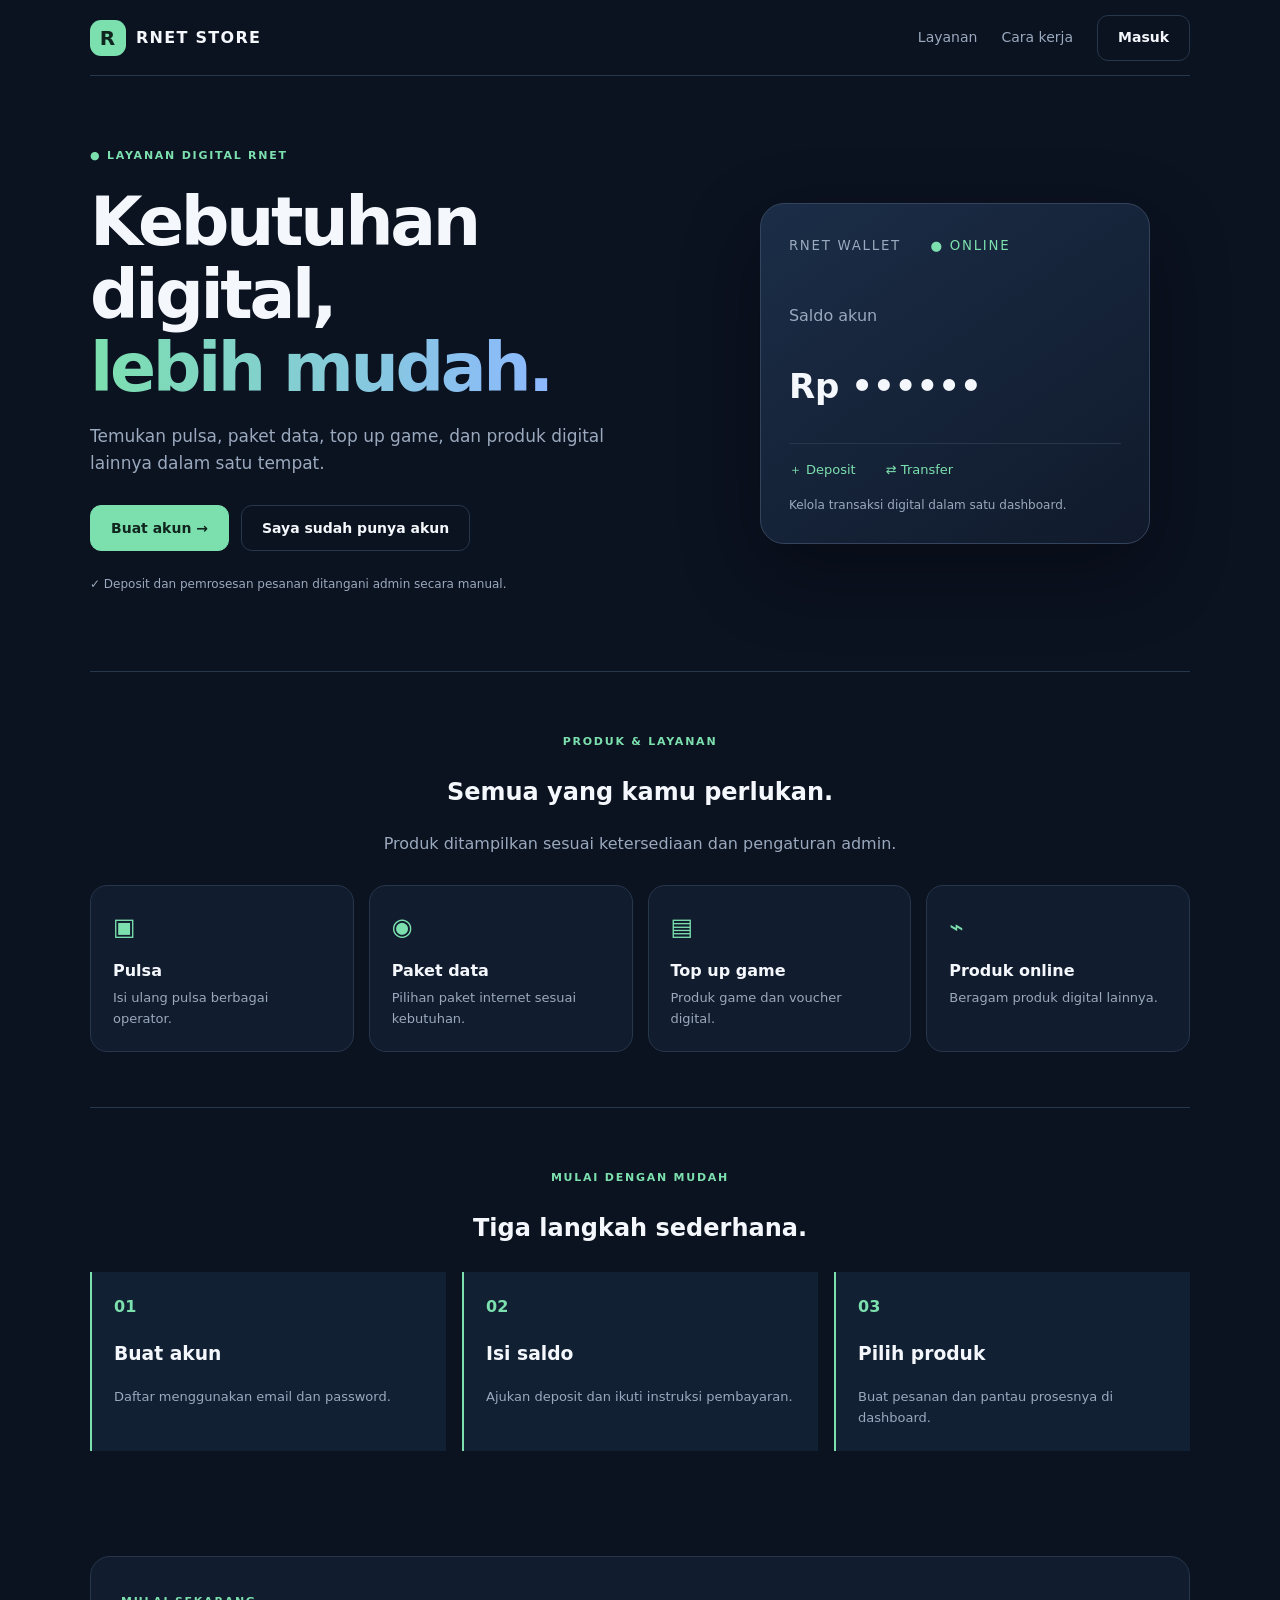
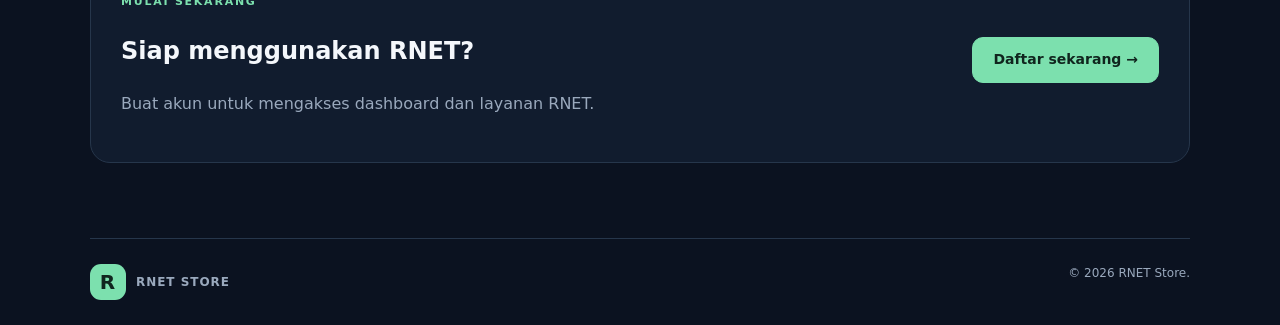
<file: index.html>
<!doctype html>
<html lang="id"><head><meta charset="utf-8"><meta name="viewport" content="width=device-width,initial-scale=1"><meta name="theme-color" content="#0b1220"><meta name="description" content="RNET Store — pulsa, paket data, top up game, dan produk digital."><title>RNET Store — Produk Digital</title><link rel="stylesheet" href="assets/css/style.css"></head>
<body><header class="top wrap"><a class="brand" href="index.html"><span class="mark">R</span> RNET STORE</a><nav><a href="#layanan">Layanan</a><a href="#cara-kerja">Cara kerja</a><a class="btn" href="login.html">Masuk</a></nav></header>
<main><section class="hero wrap"><div><span class="tag">● LAYANAN DIGITAL RNET</span><h1>Kebutuhan digital,<br><span class="shine">lebih mudah.</span></h1><p class="lead">Temukan pulsa, paket data, top up game, dan produk digital lainnya dalam satu tempat.</p><div class="actions"><a class="btn primary" href="register.html">Buat akun →</a><a class="btn" href="login.html">Saya sudah punya akun</a></div><p class="muted" style="font-size:12px;margin-top:24px">✓ Deposit dan pemrosesan pesanan ditangani admin secara manual.</p></div><aside class="wallet"><small>RNET WALLET　　<span style="color:#7ce0ae">● ONLINE</span></small><p class="muted" style="margin:45px 0 0">Saldo akun</p><div class="amount">Rp ••••••</div><div class="wallet-foot">＋ Deposit　　 ⇄ Transfer</div><p class="muted" style="font-size:12px;margin:15px 0 0">Kelola transaksi digital dalam satu dashboard.</p></aside></section>
<section class="section wrap" id="layanan"><div class="center"><span class="tag">PRODUK & LAYANAN</span><h2>Semua yang kamu perlukan.</h2><p class="muted">Produk ditampilkan sesuai ketersediaan dan pengaturan admin.</p></div><div class="grid"><article class="tile"><span class="icon">▣</span><b>Pulsa</b><p>Isi ulang pulsa berbagai operator.</p></article><article class="tile"><span class="icon">◉</span><b>Paket data</b><p>Pilihan paket internet sesuai kebutuhan.</p></article><article class="tile"><span class="icon">▤</span><b>Top up game</b><p>Produk game dan voucher digital.</p></article><article class="tile"><span class="icon">⌁</span><b>Produk online</b><p>Beragam produk digital lainnya.</p></article></div></section>
<section class="section wrap" id="cara-kerja"><div class="center"><span class="tag">MULAI DENGAN MUDAH</span><h2>Tiga langkah sederhana.</h2></div><div class="steps"><div class="step"><strong>01</strong><h3>Buat akun</h3><p>Daftar menggunakan email dan password.</p></div><div class="step"><strong>02</strong><h3>Isi saldo</h3><p>Ajukan deposit dan ikuti instruksi pembayaran.</p></div><div class="step"><strong>03</strong><h3>Pilih produk</h3><p>Buat pesanan dan pantau prosesnya di dashboard.</p></div></div></section>
<section class="cta wrap"><div><span class="tag">MULAI SEKARANG</span><h2>Siap menggunakan RNET?</h2><p class="muted">Buat akun untuk mengakses dashboard dan layanan RNET.</p></div><a class="btn primary" href="register.html">Daftar sekarang →</a></section></main>
<footer class="footer wrap"><a class="brand" href="index.html"><span class="mark">R</span> RNET STORE</a><span>© <span id="year"></span> RNET Store.</span></footer><script>document.getElementById('year').textContent=new Date().getFullYear()</script></body></html>
</file>
<file: assets/css/style.css>
:root{--bg:#0b1220;--panel:#111c2e;--panel2:#17243a;--text:#f4f7fb;--muted:#9aa9bd;--line:#26364b;--green:#7ce0ae;--blue:#8db8ff}*{box-sizing:border-box}body{margin:0;background:var(--bg);color:var(--text);font-family:Inter,system-ui,Arial,sans-serif;line-height:1.6}a{color:inherit;text-decoration:none}.wrap{width:min(1100px,calc(100% - 40px));margin:auto}.top{height:76px;border-bottom:1px solid var(--line);display:flex;align-items:center;justify-content:space-between}.brand{font-weight:850;letter-spacing:.08em;display:flex;align-items:center;gap:10px}.mark{width:36px;height:36px;border-radius:11px;background:var(--green);color:#10251e;display:grid;place-items:center;font-size:20px}.muted{color:var(--muted)}nav{display:flex;align-items:center;gap:24px;color:var(--muted);font-size:14px}.btn{display:inline-flex;align-items:center;justify-content:center;min-height:46px;padding:0 20px;border:1px solid var(--line);border-radius:11px;font-weight:700;font-size:14px;cursor:pointer;background:transparent;color:var(--text)}.btn.primary{background:var(--green);color:#10251e;border-color:var(--green)}.hero{min-height:520px;display:grid;grid-template-columns:1.1fr .9fr;align-items:center;gap:55px;padding:65px 0}.tag{font-size:11px;letter-spacing:.16em;font-weight:800;color:var(--green)}h1{font-size:clamp(42px,6vw,68px);line-height:1.08;letter-spacing:-.05em;margin:18px 0}.shine{background:linear-gradient(90deg,var(--green),var(--blue));background-clip:text;color:transparent}.lead{max-width:540px;color:var(--muted);font-size:17px}.actions{display:flex;gap:12px;flex-wrap:wrap;margin-top:28px}.wallet{background:linear-gradient(145deg,#1b2d47,#101a2b);border:1px solid #34445c;border-radius:24px;padding:28px;max-width:390px;width:100%;justify-self:center;box-shadow:0 28px 80px #0005}.wallet small{color:var(--muted);letter-spacing:.13em}.amount{font-size:34px;font-weight:800;margin:30px 0}.wallet-foot{border-top:1px solid var(--line);padding-top:16px;color:var(--green);font-size:13px}.section{padding:55px 0;border-top:1px solid var(--line)}.center{text-align:center}.grid{display:grid;grid-template-columns:repeat(4,1fr);gap:15px;margin-top:28px}.tile{background:var(--panel);border:1px solid var(--line);border-radius:17px;padding:22px}.tile b{display:block;margin:12px 0 4px}.tile p,.step p{color:var(--muted);font-size:13px;margin:0}.icon{color:var(--green);font-size:24px}.steps{display:grid;grid-template-columns:repeat(3,1fr);gap:16px;margin-top:25px}.step{padding:22px;border-left:2px solid var(--green);background:#122033}.step strong{color:var(--green)}.cta{margin:50px auto 75px;padding:30px;border:1px solid var(--line);border-radius:20px;background:var(--panel);display:flex;align-items:center;justify-content:space-between;gap:20px}.footer{border-top:1px solid var(--line);padding:25px 0;color:var(--muted);font-size:12px;display:flex;justify-content:space-between}.auth{min-height:100vh;background:radial-gradient(ellipse at 50% 0,#1b3049,var(--bg) 60%);padding:60px 18px}.authbox{width:min(430px,100%);margin:25px auto;background:var(--panel);border:1px solid var(--line);border-radius:20px;padding:30px}.authbox h1{font-size:29px;letter-spacing:-.03em;margin:8px 0}.authbox label{display:block;font-size:12px;font-weight:700;margin:15px 0 6px}.authbox input{width:100%;height:46px;border:1px solid var(--line);border-radius:10px;background:#0c1626;color:var(--text);padding:0 12px;font:inherit;outline:none}.authbox input:focus{border-color:var(--green)}.full{width:100%;margin-top:20px}.msg{font-size:12px;min-height:20px;color:var(--green);margin:12px 0}.msg.error{color:#ff9292}.authbottom{text-align:center;border-top:1px solid var(--line);padding-top:18px;margin-top:18px;color:var(--muted);font-size:13px}.authbottom a{color:var(--green);font-weight:700}.notice{padding:11px;background:#1b2c43;border-radius:9px;color:#b7d1ff;font-size:12px;margin:14px 0}.back{display:block;width:min(430px,100%);margin:auto;color:var(--muted);font-size:13px}@media(max-width:760px){.hero{grid-template-columns:1fr;gap:25px;padding:55px 0}.wallet{justify-self:start}.grid{grid-template-columns:repeat(2,1fr)}.steps{grid-template-columns:1fr}.cta{align-items:flex-start;flex-direction:column}.top nav a:not(.btn){display:none}.footer{gap:12px;flex-wrap:wrap}}@media(max-width:390px){.grid{grid-template-columns:1fr}.actions .btn{width:100%}}
</file>
